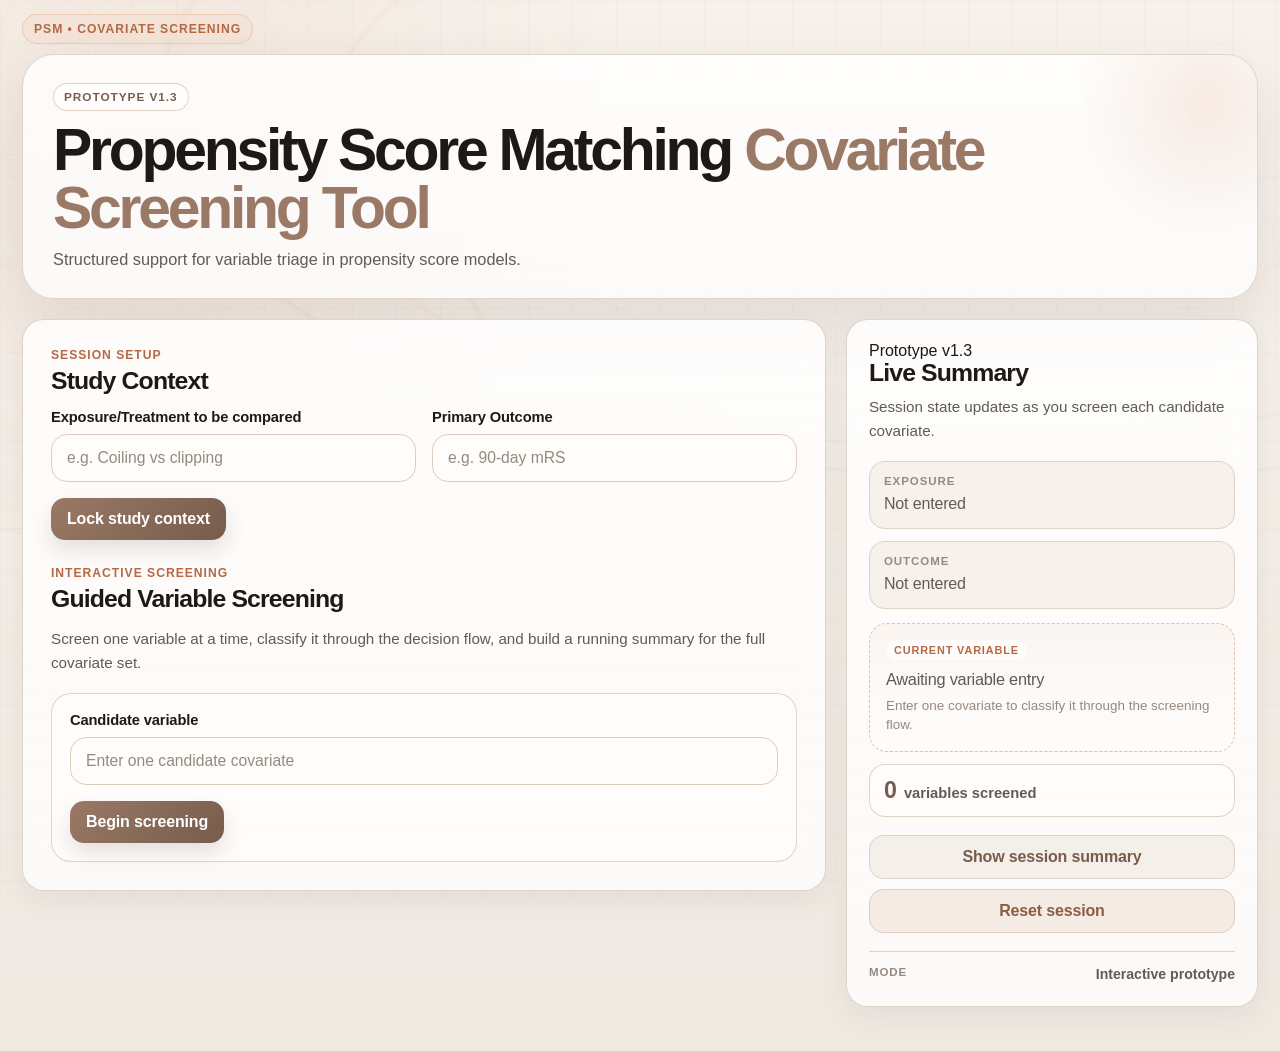
<file: index.html>
<!DOCTYPE html>
<html lang="en">
<head>
  <meta charset="UTF-8" />
  <meta name="viewport" content="width=device-width, initial-scale=1.0" />
  <title>PSM Covariate Screening Tool</title>
  <link rel="stylesheet" href="style.css" />
</head>
<body>
  <div class="app-shell">
    <div class="top-strip">
      <div class="kicker">PSM • Covariate Screening</div>
    </div>

    <header class="hero-card">
      <div class="hero-meta">
        <span class="hero-chip">Prototype v1.3</span>
      </div>

      <h1 class="hero-title">
        Propensity Score Matching <span class="accent">Covariate Screening Tool</span>
      </h1>

      <p class="hero-subtitle">
        Structured support for variable triage in propensity score models.
      </p>
    </header>

    <div class="layout-grid">
      <main class="panel panel-main">
        <section class="module-block">
          <div class="module-header">
            <div>
              <p class="module-kicker">Session setup</p>
              <h2 class="section-title">Study Context</h2>
            </div>
          </div>

          <div class="field-grid">
            <div class="field">
              <label for="exposureInput">Exposure/Treatment to be compared</label>
              <input
                id="exposureInput"
                class="main-input"
                type="text"
                placeholder="e.g. Coiling vs clipping"
              />
            </div>

            <div class="field">
              <label for="outcomeInput">Primary Outcome</label>
              <input
                id="outcomeInput"
                class="main-input"
                type="text"
                placeholder="e.g. 90-day mRS"
              />
            </div>
          </div>

          <div class="context-actions">
            <button id="lockContextBtn" class="btn btn-primary">
              Lock study context
            </button>

            <div id="contextStatus" class="context-status hidden" aria-live="polite">
              <span class="context-status-dot"></span>
              <span>Study context locked</span>
            </div>
          </div>
        </section>

        <section class="module-block">
          <div class="module-header">
            <div>
              <p class="module-kicker">Interactive screening</p>
              <h2 class="section-title">Guided Variable Screening</h2>
            </div>
          </div>

          <p class="module-intro">
            Screen one variable at a time, classify it through the decision flow, and build a running summary for the full covariate set.
          </p>

          <div id="variableEntry" class="variable-entry-card step">
            <label for="variableInput" class="inline-label">Candidate variable</label>
            <input
              id="variableInput"
              class="main-input"
              type="text"
              placeholder="Enter one candidate covariate"
            />

            <div class="variable-entry-actions">
              <button id="beginScreenBtn" class="btn btn-primary">
                Begin screening
              </button>
            </div>
          </div>

          <div id="screeningFlow" class="flow-card hidden">
            <div class="flow-topbar">
              <div class="flow-current">
                <span class="flow-current-label">Current variable</span>
                <span id="flowCurrentVariable" class="flow-current-value">—</span>
              </div>

              <div class="flow-progress">
                <span class="flow-progress-label">Step</span>
                <span id="flowStepCounter" class="flow-progress-value">1 / 6</span>
              </div>
            </div>

            <div id="questionCard" class="step">
              <div id="stepMeta" class="step-meta"></div>
              <h3 id="stepTitle"></h3>
              <p id="stepQuestion" class="question"></p>
              <p id="stepHelp" class="help-text"></p>

              <div class="button-group">
                <button class="btn btn-primary answer-btn" id="yesBtn">Yes</button>
                <button class="btn btn-secondary answer-btn" id="noBtn">No</button>
              </div>
            </div>
          </div>

          <div id="resultCard" class="result-card hidden" aria-live="polite"></div>

          <section id="summarySection" class="summary-card hidden">
            <div class="module-header">
              <div>
                <p class="module-kicker">Output</p>
                <h2 class="section-title">Session Summary</h2>
              </div>
            </div>

            <p class="module-intro">
              Review the variables screened during this session and their current classifications.
            </p>

            <div class="summary-table-wrap">
              <table class="summary-table">
                <thead>
                  <tr>
                    <th>Variable</th>
                    <th>Classification</th>
                    <th>Initial rationale snapshot</th>
                  </tr>
                </thead>
                <tbody id="summaryTableBody"></tbody>
              </table>
            </div>
          </section>
        </section>
      </main>

      <aside class="panel panel-side">
        <div class="panel-eyebrow">Prototype v1.3</div>

        <h2 class="section-title side-title">Live Summary</h2>
        <p class="panel-subtitle">
          Session state updates as you screen each candidate covariate.
        </p>

        <div class="summary-stack">
          <div class="summary-item">
            <span class="summary-label">Exposure</span>
            <span id="liveExposure" class="summary-value is-empty">Not entered</span>
          </div>

          <div class="summary-item">
            <span class="summary-label">Outcome</span>
            <span id="liveOutcome" class="summary-value is-empty">Not entered</span>
          </div>

          <div class="variable-slot">
            <span class="variable-slot-label">Current variable</span>
            <span id="liveVariable" class="variable-slot-value is-empty">Awaiting variable entry</span>
            <span id="liveVariableHint" class="variable-slot-hint">
              Enter one covariate to classify it through the screening flow.
            </span>
          </div>

          <div class="summary-counter">
            <span id="liveCount" class="summary-counter-number">0</span>
            <span class="summary-counter-label">variables screened</span>
          </div>
        </div>

        <div class="action-row side-actions">
          <button id="showSummaryBtn" class="btn btn-secondary btn-full">
            Show session summary
          </button>
          <button id="resetSessionBtn" class="btn btn-danger btn-full">
            Reset session
          </button>
        </div>

        <div class="side-divider"></div>

        <div class="mini-meta">
          <span class="mini-meta-label">Mode</span>
          <span class="mini-meta-value">Interactive prototype</span>
        </div>
      </aside>
    </div>
  </div>

  <script src="script.js"></script>
</body>
</html>
</file>
<file: style.css>
:root {
  --bg: #f2ede7;
  --surface: rgba(255, 255, 255, 0.82);
  --surface-strong: rgba(255, 255, 255, 0.92);
  --surface-warm: #f3ebe3;

  --text: #1d1916;
  --text-soft: #635a53;
  --text-faint: #968980;

  --line: #dfd2c6;
  --line-strong: #cfbeb0;

  --cedar: #9a7966;
  --cedar-deep: #775c4c;
  --cedar-soft: #eee0d5;

  --mamey: #d4885f;
  --mamey-soft: #f4dfd2;
  --mamey-deep: #b46943;

  --success-bg: #f3eee8;
  --success-border: #d8cabd;
  --warning-bg: #f8efe5;
  --warning-border: #e2c8b0;
  --danger-bg: #f5ebe6;
  --danger-border: #dcc5b8;

  --shadow-sm: 0 10px 30px rgba(40, 24, 14, 0.06);
  --shadow-md: 0 24px 60px rgba(40, 24, 14, 0.09);

  --radius-sm: 14px;
  --radius-md: 22px;
  --radius-lg: 30px;

  --content-width: 1280px;
}

*,
*::before,
*::after {
  box-sizing: border-box;
}

html {
  -webkit-font-smoothing: antialiased;
  -moz-osx-font-smoothing: grayscale;
}

body {
  margin: 0;
  min-height: 100vh;
  color: var(--text);
  font-family: Inter, ui-sans-serif, -apple-system, BlinkMacSystemFont, "SF Pro Display",
    "SF Pro Text", "Segoe UI", Roboto, Helvetica, Arial, sans-serif;
  background:
    linear-gradient(180deg, #f6f1eb 0%, #f0e9e2 100%);
  overflow-x: hidden;
  position: relative;
}

body::before {
  content: "";
  position: fixed;
  inset: 0;
  pointer-events: none;
  opacity: 0.68;
  background:
    radial-gradient(circle at 12% 10%, rgba(212, 136, 95, 0.14) 0%, rgba(212, 136, 95, 0.05) 18%, transparent 34%),
    radial-gradient(1200px 500px at 82% 12%, transparent 0 74%, rgba(154, 121, 102, 0.08) 74.3%, transparent 75.1%),
    radial-gradient(900px 420px at 76% 16%, transparent 0 72%, rgba(212, 136, 95, 0.07) 72.4%, transparent 73.2%),
    linear-gradient(rgba(119, 92, 76, 0.04) 1px, transparent 1px),
    linear-gradient(90deg, rgba(119, 92, 76, 0.04) 1px, transparent 1px),
    radial-gradient(800px 260px at -8% 38%, transparent 0 73%, rgba(154, 121, 102, 0.07) 73.4%, transparent 74.2%),
    radial-gradient(680px 220px at 18% 44%, transparent 0 69%, rgba(212, 136, 95, 0.06) 69.4%, transparent 70.2%);
  background-size:
    auto,
    auto,
    auto,
    44px 44px,
    44px 44px,
    auto,
    auto;
}

.app-shell {
  position: relative;
  max-width: var(--content-width);
  margin: 0 auto;
  padding: 12px 22px 44px;
}

.top-strip {
  display: flex;
  align-items: center;
  margin-bottom: 10px;
  padding-top: 2px;
}

.kicker {
  display: inline-flex;
  align-items: center;
  padding: 7px 11px;
  border-radius: 999px;
  border: 1px solid rgba(212, 136, 95, 0.28);
  background: rgba(244, 223, 210, 0.62);
  color: var(--mamey-deep);
  font-size: 0.76rem;
  font-weight: 700;
  letter-spacing: 0.08em;
  text-transform: uppercase;
}

.hero-card {
  position: relative;
  overflow: hidden;
  margin-bottom: 20px;
  padding: 28px 30px 24px;
  border: 1px solid rgba(223, 210, 198, 0.95);
  border-radius: 32px;
  background: linear-gradient(180deg, rgba(255,255,255,0.84) 0%, rgba(255,255,255,0.72) 100%);
  backdrop-filter: blur(14px);
  box-shadow: var(--shadow-md);
}

.hero-card::after {
  content: "";
  position: absolute;
  top: -80px;
  right: -80px;
  width: 260px;
  height: 260px;
  border-radius: 50%;
  background: radial-gradient(circle, rgba(212, 136, 95, 0.16) 0%, rgba(212, 136, 95, 0.05) 48%, transparent 72%);
  pointer-events: none;
}

.hero-meta {
  margin-bottom: 10px;
}

.hero-chip {
  display: inline-flex;
  align-items: center;
  padding: 6px 10px;
  border-radius: 999px;
  background: rgba(255,255,255,0.68);
  border: 1px solid rgba(223, 210, 198, 0.95);
  color: var(--cedar-deep);
  font-size: 0.74rem;
  font-weight: 700;
  letter-spacing: 0.08em;
  text-transform: uppercase;
}

.hero-title {
  margin: 0 0 10px 0;
  font-size: clamp(2.2rem, 4.6vw, 4.4rem);
  line-height: 0.98;
  letter-spacing: -0.055em;
  font-weight: 760;
}

.hero-title .accent {
  color: var(--cedar);
}

.hero-subtitle {
  max-width: 760px;
  margin: 0;
  color: var(--text-soft);
  font-size: 1.02rem;
  line-height: 1.7;
}

.layout-grid {
  display: grid;
  grid-template-columns: minmax(0, 1.6fr) minmax(320px, 0.82fr);
  gap: 20px;
  align-items: start;
}

.panel {
  border: 1px solid rgba(223, 210, 198, 0.95);
  border-radius: var(--radius-md);
  background: linear-gradient(180deg, rgba(255,255,255,0.86) 0%, rgba(255,255,255,0.76) 100%);
  backdrop-filter: blur(14px);
  box-shadow: var(--shadow-sm);
}

.panel-main {
  padding: 28px;
}

.panel-side {
  padding: 22px;
  position: sticky;
  top: 14px;
}

.module-block + .module-block {
  margin-top: 26px;
}

.module-header {
  display: flex;
  align-items: flex-start;
  justify-content: space-between;
  margin-bottom: 14px;
}

.module-kicker {
  margin: 0 0 6px 0;
  color: var(--mamey-deep);
  font-size: 0.76rem;
  font-weight: 700;
  letter-spacing: 0.08em;
  text-transform: uppercase;
}

.section-title {
  margin: 0;
  font-size: 1.55rem;
  line-height: 1.08;
  letter-spacing: -0.035em;
  font-weight: 730;
}

.side-title {
  margin-bottom: 8px;
}

.panel-subtitle,
.module-intro {
  margin: 0 0 18px 0;
  color: var(--text-soft);
  font-size: 0.95rem;
  line-height: 1.6;
}

.field-grid {
  display: grid;
  grid-template-columns: 1fr 1fr;
  gap: 16px;
}

.field {
  margin-bottom: 0;
}

label {
  display: block;
  margin-bottom: 9px;
  color: var(--text);
  font-size: 0.92rem;
  font-weight: 650;
  letter-spacing: -0.01em;
}

.inline-label {
  margin-top: 0;
}

input,
select,
textarea {
  width: 100%;
  padding: 14px 15px;
  border-radius: 16px;
  border: 1px solid var(--line);
  background: rgba(255, 252, 249, 0.75);
  color: var(--text);
  font: inherit;
  font-size: 0.98rem;
  outline: none;
  transition:
    border-color 0.18s ease,
    box-shadow 0.18s ease,
    background 0.18s ease,
    transform 0.18s ease;
}

input::placeholder,
textarea::placeholder {
  color: var(--text-faint);
}

input:hover,
select:hover,
textarea:hover {
  border-color: var(--line-strong);
  background: rgba(255,255,255,0.88);
}

input:focus,
select:focus,
textarea:focus {
  border-color: var(--mamey);
  background: rgba(255,255,255,0.95);
  box-shadow: 0 0 0 4px rgba(212, 136, 95, 0.12);
}

.main-input {
  border-color: #dccdbf;
}

.context-actions,
.variable-entry-actions {
  margin-top: 16px;
}

.context-status {
  display: inline-flex;
  align-items: center;
  gap: 8px;
  margin-left: 12px;
  color: var(--cedar-deep);
  font-size: 0.9rem;
  font-weight: 600;
}

.context-status-dot {
  width: 8px;
  height: 8px;
  border-radius: 50%;
  background: var(--mamey);
}

.btn {
  appearance: none;
  border: 0;
  border-radius: 14px;
  padding: 12px 16px;
  font: inherit;
  font-weight: 650;
  letter-spacing: -0.01em;
  cursor: pointer;
  transition:
    transform 0.16s ease,
    box-shadow 0.18s ease,
    background 0.18s ease,
    color 0.18s ease,
    border-color 0.18s ease;
}

.btn:hover {
  transform: translateY(-1px);
}

.btn:disabled {
  cursor: not-allowed;
  opacity: 0.7;
  transform: none;
}

.btn-primary {
  background: linear-gradient(135deg, var(--cedar) 0%, var(--cedar-deep) 100%);
  color: white;
  box-shadow: 0 10px 20px rgba(119, 92, 76, 0.18);
}

.btn-primary:hover {
  background: linear-gradient(135deg, #a2806d 0%, #7b6151 100%);
}

.btn-secondary {
  background: rgba(244, 237, 231, 0.86);
  color: var(--cedar-deep);
  border: 1px solid #e0d1c4;
}

.btn-secondary:hover {
  background: rgba(238, 228, 219, 0.96);
}

.btn-danger {
  background: rgba(243, 232, 225, 0.86);
  color: #8d5c43;
  border: 1px solid #e2cbc0;
}

.btn-danger:hover {
  background: rgba(238, 224, 215, 0.96);
}

.btn-full {
  width: 100%;
}

.variable-entry-card {
  padding: 18px;
  border-radius: 20px;
  border: 1px solid rgba(223, 210, 198, 0.95);
  background: rgba(255,255,255,0.45);
}

.flow-card,
.summary-card,
.result-card {
  margin-top: 18px;
  padding: 22px;
  border-radius: 20px;
  border: 1px solid var(--line);
  background: rgba(255,255,255,0.78);
}

.flow-topbar {
  display: flex;
  justify-content: space-between;
  gap: 18px;
  margin-bottom: 18px;
  padding-bottom: 14px;
  border-bottom: 1px solid rgba(223, 210, 198, 0.95);
}

.flow-current-label,
.flow-progress-label,
.step-meta,
.result-kicker,
.mini-meta-label {
  display: block;
  margin-bottom: 6px;
  color: var(--text-faint);
  font-size: 0.72rem;
  font-weight: 750;
  letter-spacing: 0.08em;
  text-transform: uppercase;
}

.flow-current-value,
.flow-progress-value {
  color: var(--text);
  font-weight: 650;
  font-size: 1rem;
}

.question {
  margin: 0 0 10px 0;
  font-size: 1.08rem;
  line-height: 1.55;
  font-weight: 600;
}

.help-text {
  margin: 0 0 18px 0;
  color: var(--text-soft);
  font-size: 0.95rem;
  line-height: 1.6;
}

.button-group,
.action-row {
  display: flex;
  flex-wrap: wrap;
  gap: 10px;
}

.summary-stack {
  display: grid;
  gap: 12px;
}

.summary-item {
  padding: 13px 14px;
  border-radius: 16px;
  background: rgba(243, 235, 227, 0.62);
  border: 1px solid rgba(223, 210, 198, 0.95);
}

.summary-label {
  display: block;
  margin-bottom: 6px;
  color: var(--text-faint);
  font-size: 0.72rem;
  font-weight: 750;
  letter-spacing: 0.08em;
  text-transform: uppercase;
}

.summary-value {
  display: block;
  color: var(--text);
  font-size: 1rem;
  line-height: 1.35;
  font-weight: 620;
  letter-spacing: -0.01em;
}

.summary-value.is-empty {
  color: var(--text-soft);
  font-weight: 500;
}

.variable-slot {
  margin-top: 2px;
  padding: 16px;
  border-radius: 18px;
  border: 1.5px dashed rgba(212, 136, 95, 0.52);
  background: linear-gradient(180deg, rgba(244, 223, 210, 0.24) 0%, rgba(255,255,255,0.42) 100%);
}

.variable-slot-label {
  display: inline-flex;
  align-items: center;
  margin-bottom: 8px;
  padding: 4px 8px;
  border-radius: 999px;
  background: rgba(255,255,255,0.65);
  color: var(--mamey-deep);
  font-size: 0.68rem;
  font-weight: 750;
  letter-spacing: 0.08em;
  text-transform: uppercase;
}

.variable-slot-value {
  display: block;
  margin-bottom: 6px;
  color: var(--text);
  font-size: 1.02rem;
  line-height: 1.35;
  font-weight: 650;
  letter-spacing: -0.015em;
}

.variable-slot-value.is-empty {
  color: var(--text-soft);
  font-weight: 540;
}

.variable-slot-hint {
  color: var(--text-faint);
  font-size: 0.84rem;
  line-height: 1.45;
}

.summary-counter {
  display: flex;
  align-items: baseline;
  gap: 8px;
  padding: 14px;
  border-radius: 16px;
  background: rgba(255,255,255,0.45);
  border: 1px solid rgba(223, 210, 198, 0.95);
}

.summary-counter-number {
  font-size: 1.45rem;
  line-height: 1;
  font-weight: 760;
  letter-spacing: -0.04em;
  color: var(--cedar-deep);
}

.summary-counter-label {
  color: var(--text-soft);
  font-size: 0.92rem;
  font-weight: 560;
}

.side-actions {
  flex-direction: column;
  margin-top: 18px;
}

.side-divider {
  height: 1px;
  margin: 18px 0 14px;
  background: rgba(223, 210, 198, 0.95);
}

.mini-meta {
  display: flex;
  justify-content: space-between;
  gap: 12px;
  font-size: 0.88rem;
}

.mini-meta-value {
  color: var(--text-soft);
  font-weight: 600;
}

.result-card.include {
  background: var(--success-bg);
  border-color: var(--success-border);
}

.result-card.exclude {
  background: var(--danger-bg);
  border-color: var(--danger-border);
}

.result-card.caution {
  background: var(--warning-bg);
  border-color: var(--warning-border);
}

.result-card h3,
.summary-card h3 {
  margin: 0 0 10px 0;
  font-size: 1.3rem;
  line-height: 1.2;
  letter-spacing: -0.025em;
}

.result-card p,
.summary-card p {
  margin: 0 0 12px 0;
  color: var(--text-soft);
  line-height: 1.62;
}

.result-path {
  margin-top: 16px;
  padding: 14px 16px;
  border-radius: 16px;
  background: rgba(255,255,255,0.48);
  border: 1px solid rgba(223, 210, 198, 0.95);
}

.result-path strong {
  display: block;
  margin-bottom: 8px;
}

.result-path ul {
  margin: 0;
  padding-left: 18px;
  color: var(--text-soft);
}

.summary-table-wrap {
  overflow-x: auto;
  margin-top: 14px;
  border: 1px solid var(--line);
  border-radius: 18px;
  background: white;
}

.summary-table {
  width: 100%;
  border-collapse: collapse;
  font-size: 0.94rem;
}

.summary-table th,
.summary-table td {
  padding: 13px 12px;
  text-align: left;
  vertical-align: top;
  border-bottom: 1px solid var(--line);
}

.summary-table th {
  background: #fbf7f2;
  color: var(--text);
  font-weight: 700;
}

.summary-table td {
  color: var(--text-soft);
}

.summary-table tr:last-child td {
  border-bottom: none;
}

.badge {
  display: inline-flex;
  align-items: center;
  border-radius: 999px;
  padding: 6px 10px;
  border: 1px solid transparent;
  font-size: 0.78rem;
  font-weight: 700;
  letter-spacing: 0.01em;
}

.badge-include {
  background: #eee7df;
  color: #5d4538;
  border-color: #d8c7ba;
}

.badge-exclude {
  background: #f3e6e1;
  color: #8b5c45;
  border-color: #ddc2b7;
}

.badge-caution {
  background: #f7e9dc;
  color: #a15d36;
  border-color: #e9c7ae;
}

.hidden {
  display: none !important;
}

@media (max-width: 980px) {
  .app-shell {
    padding: 10px 16px 34px;
  }

  .layout-grid {
    grid-template-columns: 1fr;
  }

  .panel-side {
    position: static;
  }

  .field-grid {
    grid-template-columns: 1fr;
  }

  .hero-card,
  .panel-main,
  .panel-side {
    padding: 22px;
  }

  .hero-title {
    font-size: 2.25rem;
  }

  .button-group,
  .action-row {
    flex-direction: column;
  }
}
</file>
